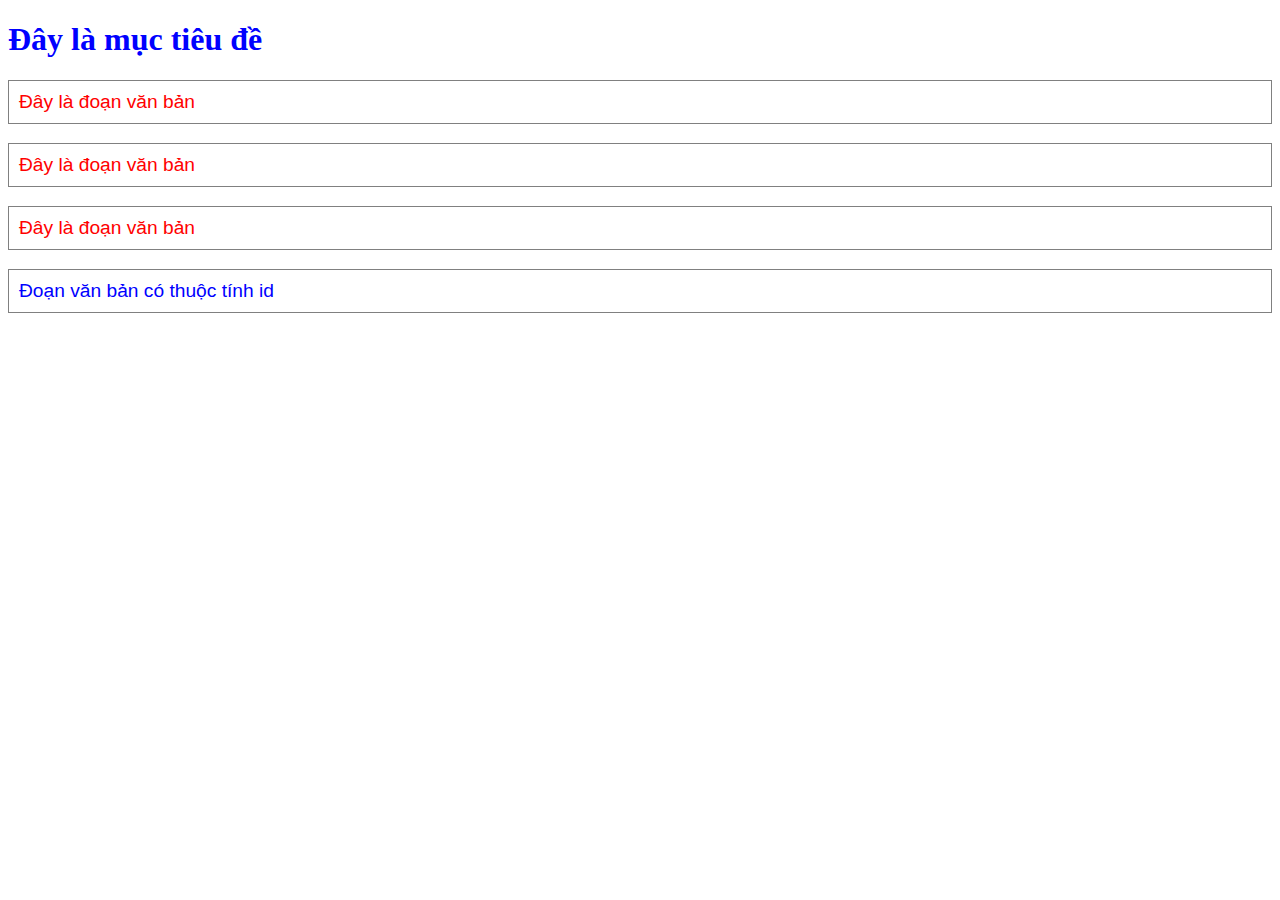
<file: ss6_css/thuc_hanh/index.html>
<!DOCTYPE html>
<html lang="en">
<head>
    <meta charset="UTF-8">
    <title>Title</title>
    <style>
        h1 {
            color: blue;
            font-family:Tahoma;
            font-size: 200%;
        }
        p {
            color: red;
            font-family: Arial;
            font-size: 120%;
            border: 1px solid grey;
            padding: 10px;
        }
        #element1 {
            color: blue;
        }
    </style>
</head>
<body>
<h1>Đây là mục tiêu đề</h1>
<p>Đây là đoạn văn bản</p>
<p>Đây là đoạn văn bản</p>
<p>Đây là đoạn văn bản</p>
<p id = 'element1'>Đoạn văn bản có thuộc tính id</p>
</body>
</html>
</file>
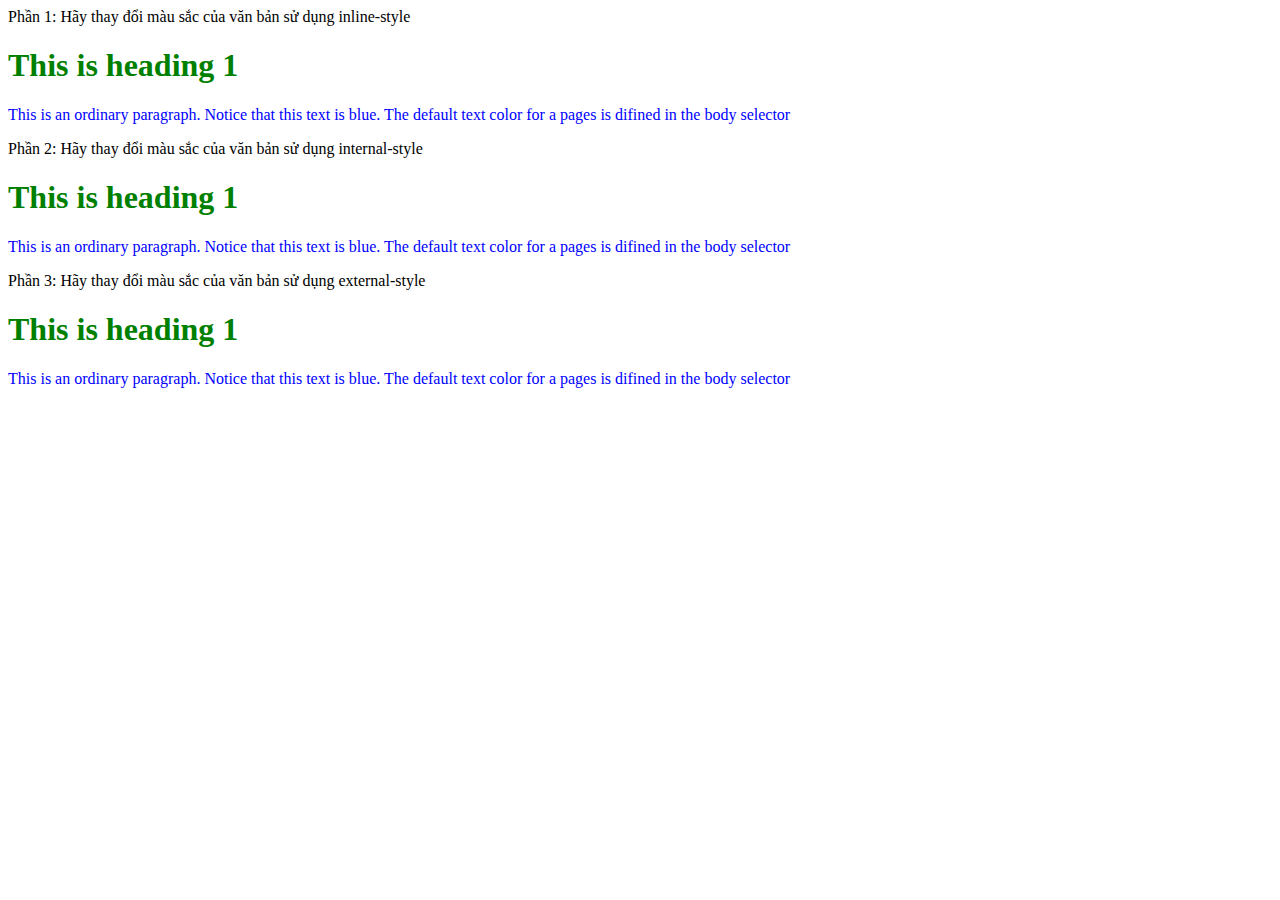
<file: ss6_css/bai_tap/bai_1_nhung_css_vao_trang_html/index.html>
<!DOCTYPE html>
<html lang="en">
<head>
    <meta charset="UTF-8">
    <title>Nhúng CSS vào trang HTML</title>
    <style>
        h1 {
            color: green;
        }
        p {
            color: blue;
        }
    </style>
    <link rel="stylesheet" href="styles.css">
</head>
<body>
<p1>Phần 1: Hãy thay đổi màu sắc của văn bản sử dụng inline-style</p1>
<h1 style="color:green">This is heading 1</h1>
<p style="color: blue">This is an ordinary paragraph. Notice that this text is blue. The default text color for a pages is difined in the body selector</p>
<p></p>
<p1>Phần 2: Hãy thay đổi màu sắc của văn bản sử dụng internal-style</p1>
<h1>This is heading 1</h1>
<p>This is an ordinary paragraph. Notice that this text is blue. The default text color for a pages is difined in the body selector</p>
<p></p>
<p1>Phần 3: Hãy thay đổi màu sắc của văn bản sử dụng external-style</p1>
<h1>This is heading 1</h1>
<p>This is an ordinary paragraph. Notice that this text is blue. The default text color for a pages is difined in the body selector</p>
</body>
</html>
</file>
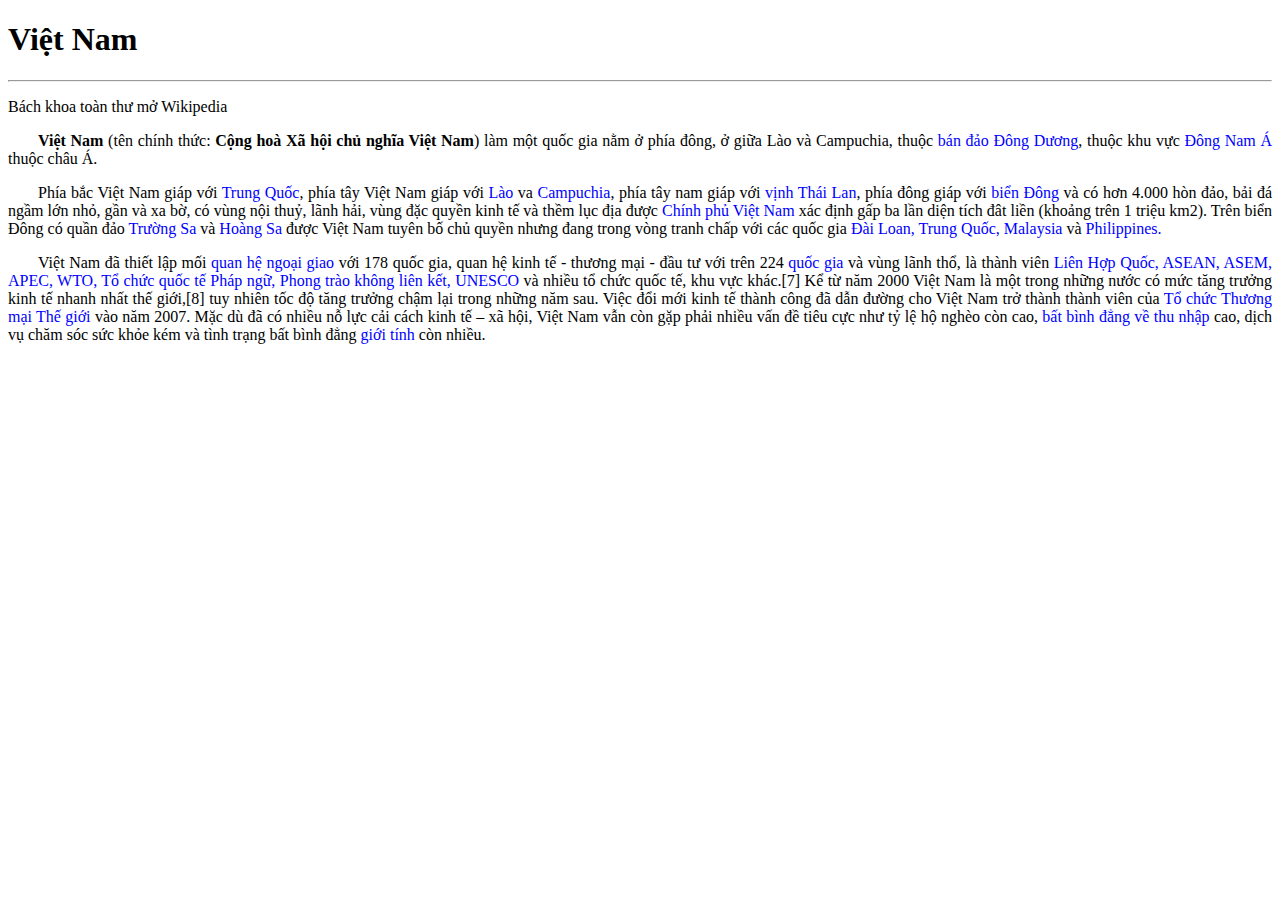
<file: ss6_css/bai_tap/bai_2_dinh_dang_van_ban_voi_css/index.html>
<!DOCTYPE html>
<html lang="en">
<head>
    <meta charset="UTF-8">
    <title>Định dạng văn bản với CSS</title>
    <style>
        h1 {
            color: black;
            font-size: 200%;
        }
        .inDam {
            font-weight: bold;
        }
        .xanh {
            color: blue;
        }
        .p2 {
            text-indent: 30px;
            text-align: justify;
        }
    </style>
</head>
<body>
<h1>Việt Nam</h1>
<hr>
<p class="p1">Bách khoa toàn thư mở Wikipedia</p>
<p class="p2"><span class="inDam">Việt Nam</span>  (tên chính thức: <span class="inDam">Cộng hoà Xã hội chủ nghĩa Việt Nam</span>) làm một quốc gia nằm ở phía đông, ở giữa Lào và Campuchia, thuộc <span class="xanh">bán đảo Đông Dương</span>, thuộc khu vực <span class="xanh">Đông Nam Á</span> thuộc châu Á.</p>
<p class="p2">Phía bắc Việt Nam giáp với <span class="xanh">Trung Quốc</span>, phía tây Việt Nam giáp với <span class="xanh">Lào</span> va <span class="xanh">Campuchia</span>, phía tây nam giáp với <span class="xanh">vịnh Thái Lan</span>, phía đông giáp với <span class="xanh">biển Đông</span> và có hơn 4.000 hòn đảo,
    bải đá ngầm lớn nhỏ, gần và xa bờ, có vùng nội thuỷ, lãnh hải, vùng đặc quyền kinh tế và thềm lục địa được <span class="xanh">Chính phủ Việt Nam</span> xác định gấp ba lần diện tích đât liền (khoảng trên 1 triệu km2).
    Trên biển Đông có quần đảo <span class="xanh">Trường Sa</span> và <span class="xanh">Hoàng Sa</span> được Việt Nam tuyên bố chủ quyền nhưng đang trong vòng tranh chấp với các quốc gia <span class="xanh">Đài Loan, Trung Quốc, Malaysia</span> và <span class="xanh">Philippines.</span></p>
<p class="p2">Việt Nam đã thiết lập mối <span class="xanh">quan hệ ngoại giao</span> với 178 quốc gia, quan hệ kinh tế - thương mại - đầu tư với trên 224 <span class="xanh">quốc gia</span> và vùng lãnh thổ, là thành viên <span class="xanh">Liên Hợp Quốc, ASEAN, ASEM, APEC, WTO,
    Tổ chức quốc tế Pháp ngữ, Phong trào không liên kết, UNESCO</span> và nhiều tổ chức quốc tế, khu vực khác.[7] Kể từ năm 2000 Việt Nam là một trong những nước có mức tăng trưởng kinh tế nhanh nhất thế giới,[8] tuy nhiên tốc độ tăng trưởng chậm lại trong những năm sau. Việc đổi mới kinh tế thành công đã
    dẫn đường cho Việt Nam trở thành thành viên của <span class="xanh">Tổ chức Thương mại Thế giới</span> vào năm 2007. Mặc dù đã có nhiều nỗ lực cải cách kinh tế – xã hội, Việt Nam vẫn còn gặp phải nhiều vấn đề tiêu cực như tỷ lệ hộ nghèo còn cao, <span class="xanh">bất bình đẳng về thu nhập</span> cao, dịch vụ chăm sóc sức khỏe kém và tình trạng bất bình đẳng <span class="xanh">giới tính</span> còn nhiều.</p>
</body>
</html>
</file>
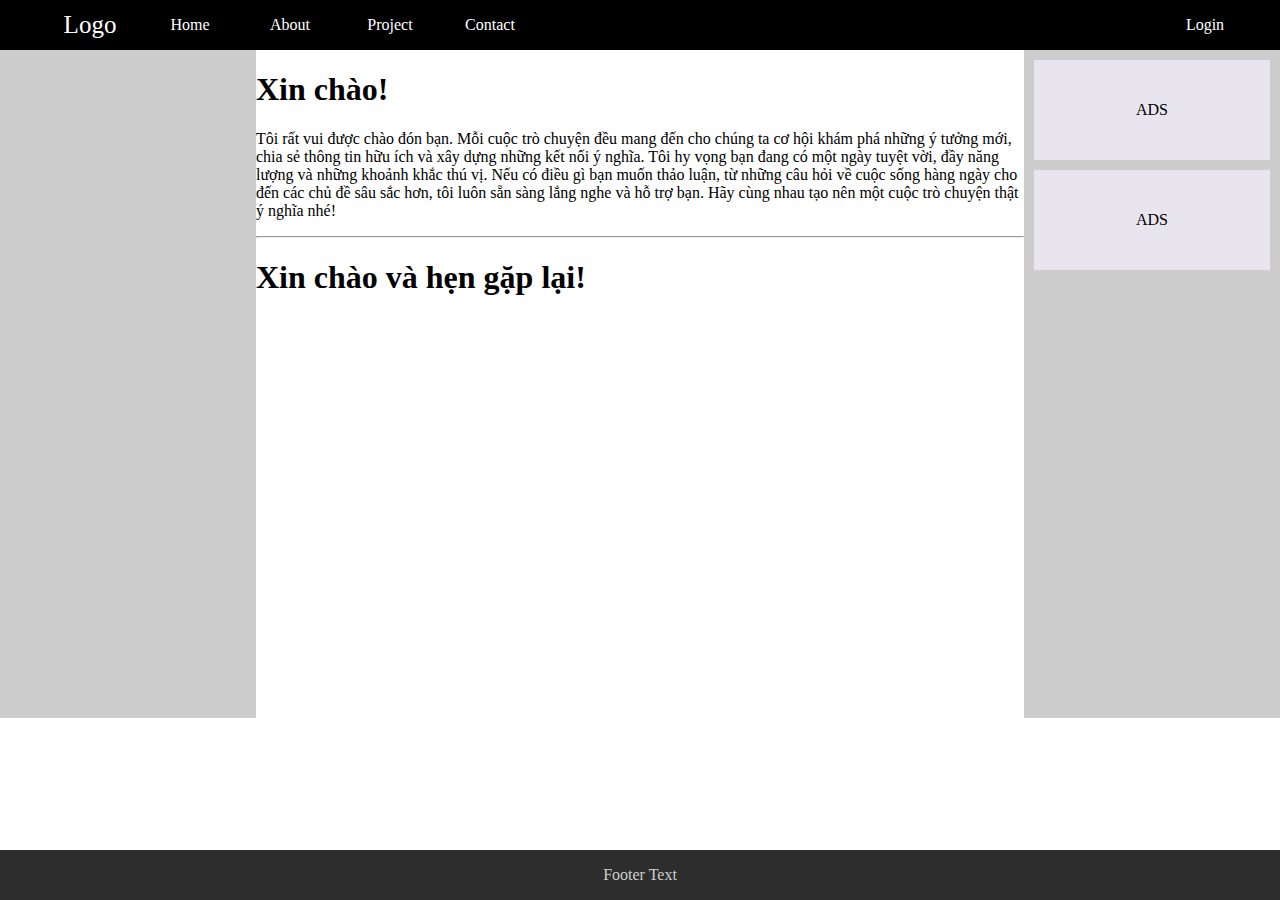
<file: ss7_thiet_ke_bo_cuc_trang_web/bai_tap/tao_layout_voi_rwd/index.html>
<!DOCTYPE html>
<html lang="en">
  <head>
    <meta charset="UTF-8" />
    <title>Tạo layout với RWD</title>
    <link rel="stylesheet" href="./style.css" />
  </head>
  <body>
    <div class="container">
      <div class="header">
        <ul>
          <li id="logo"><a href="#">Logo</a></li>
          <li>
            <a href="#">Home</a>
            <ul>
              <li><a href="#">Link1</a></li>
              <li><a href="#">Link2</a></li>
              <li><a href="#">Link3</a></li>
            </ul>
          </li>
          <li><a href="#">About</a></li>
          <li><a href="#">Project</a></li>
          <li><a href="#">Contact</a></li>
          <li id="login"><a href="#">Login</a></li>
        </ul>
      </div>
      <div class="main">
        <div class="container">
          <div class="w-20"></div>
          <div class="w-60">
            <div>
              <h1>Xin chào! </h1>
              <p>Tôi rất vui được chào đón bạn. Mỗi cuộc trò chuyện đều mang đến cho chúng ta cơ hội khám phá những ý tưởng mới, chia sẻ thông tin hữu ích và xây dựng những kết nối ý nghĩa. Tôi hy vọng bạn đang có một ngày tuyệt vời, đầy năng lượng và những khoảnh khắc thú vị. Nếu có điều gì bạn muốn thảo luận, từ những câu hỏi về cuộc sống hàng ngày cho đến các chủ đề sâu sắc hơn, tôi luôn sẵn sàng lắng nghe và hỗ trợ bạn. Hãy cùng nhau tạo nên một cuộc trò chuyện thật ý nghĩa nhé!</p>
            </div>
            <hr>
            <div>
              <h1>Xin chào và hẹn gặp lại!</h1>
            </div>
          </div>
          <div class="w-20">
            <div class="ads"><p>ADS</p></div>
            <div class="ads"><p>ADS</p></div>
          </div>
        </div>
      </div>
      <div class="footer">
        <p>Footer Text</p>
      </div>
    </div>
  </body>
</html>
</file>
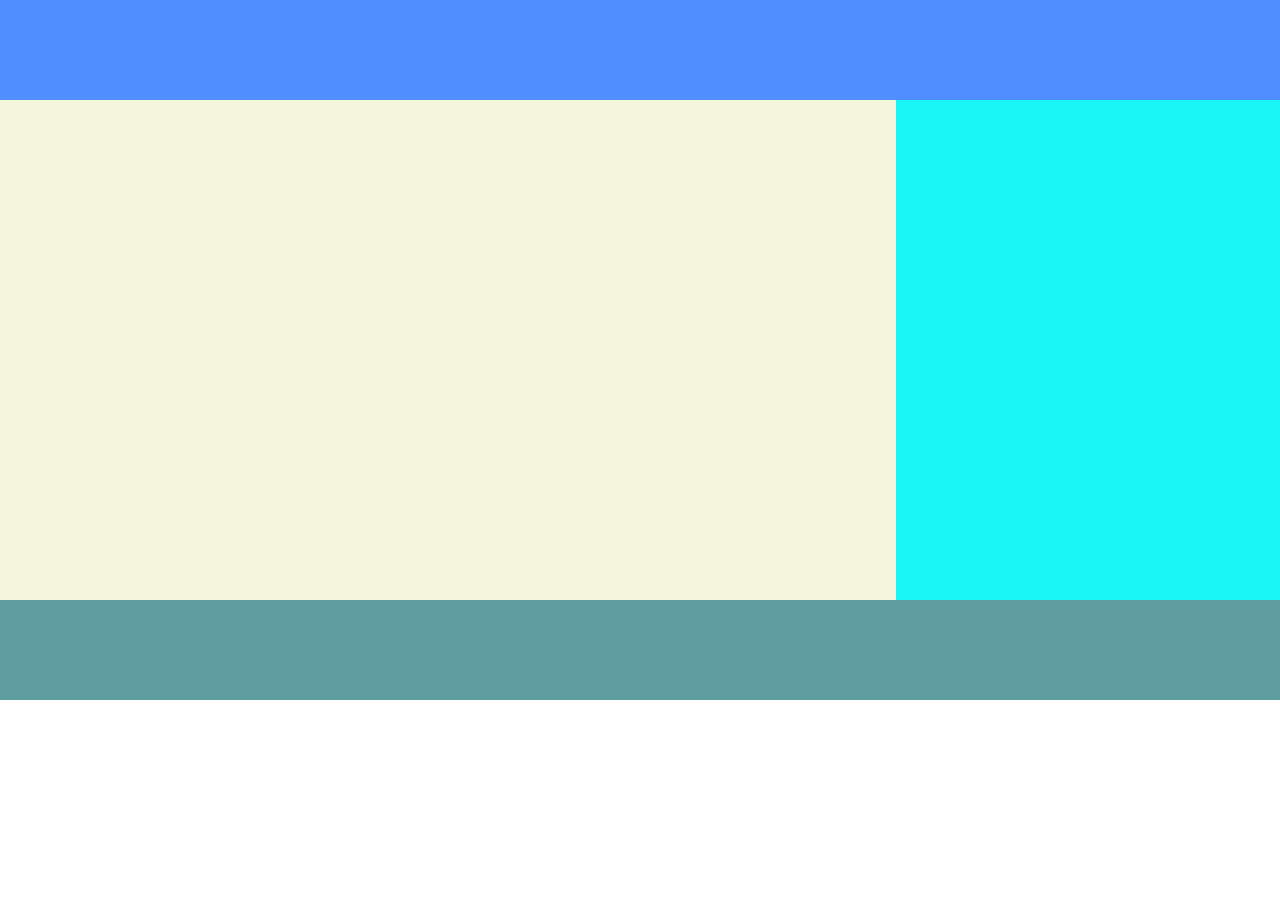
<file: ss7_thiet_ke_bo_cuc_trang_web/thuc_hanh/layout_voi_div_css/index.html>
<!DOCTYPE html>
<html lang="en">
<head>
    <meta charset="UTF-8">
    <title>Title</title>
    <link rel="stylesheet" href="style.css">
</head>
<body>
<div id="header">

</div>
<div id="main">

</div>
<div id="sidebar">

</div>
<div id="footer">

</div>
</body>
</html>
</file>
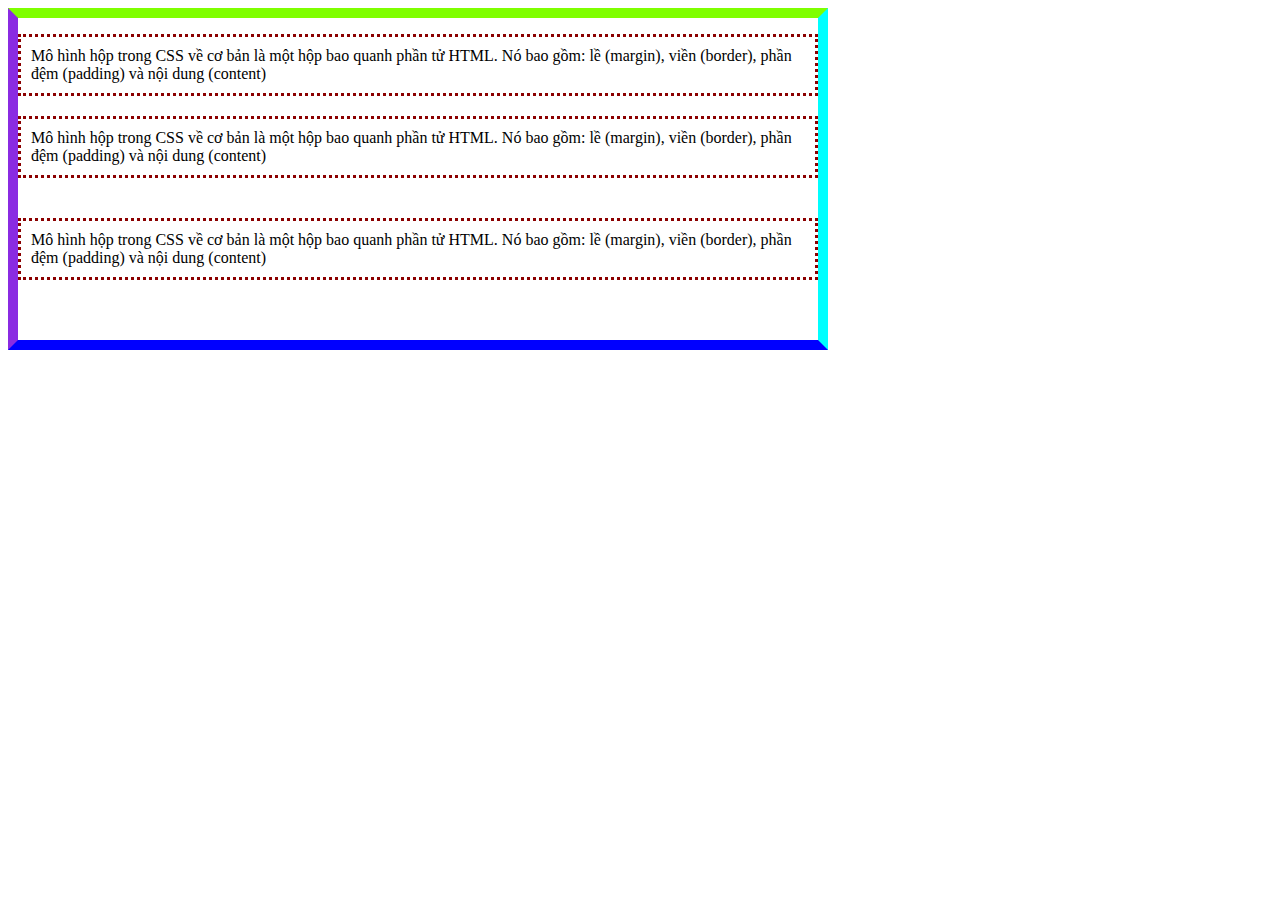
<file: ss7_thiet_ke_bo_cuc_trang_web/thuc_hanh/su_dung_box_model/index.html>
<!DOCTYPE html>
<html lang="en">
<head>
    <meta charset="UTF-8">
    <title>Sử dụng box model</title>
    <style>
        .box_model{
            margin: 0;
            width: 800px;
            border: 10px;
            border-color: chartreuse aqua blue blueviolet;
            border-style: solid;
        }
        .box_model p {
            border: 3px dotted darkred;
            padding: 10px;
        }
        #boxmodel1 {
            margin-bottom: 20px;
        }
        #boxmodel2 {
            margin-bottom: 40px;
        }
        #boxmodel3 {
            margin-bottom: 60px;
        }
    </style>
</head>
<body>
<div class="box_model">
    <p id="boxmodel1">Mô hình hộp trong CSS về cơ bản là một hộp bao quanh phần tử HTML.
        Nó bao gồm: lề (margin), viền (border), phần đệm (padding) và nội dung (content)</p>
    <p id="boxmodel2">Mô hình hộp trong CSS về cơ bản là một hộp bao quanh phần tử HTML.
        Nó bao gồm: lề (margin), viền (border), phần đệm (padding) và nội dung (content)</p>
    <p id="boxmodel3">Mô hình hộp trong CSS về cơ bản là một hộp bao quanh phần tử HTML.
        Nó bao gồm: lề (margin), viền (border), phần đệm (padding) và nội dung (content)</p>
</div>
</body>
</html>
</file>
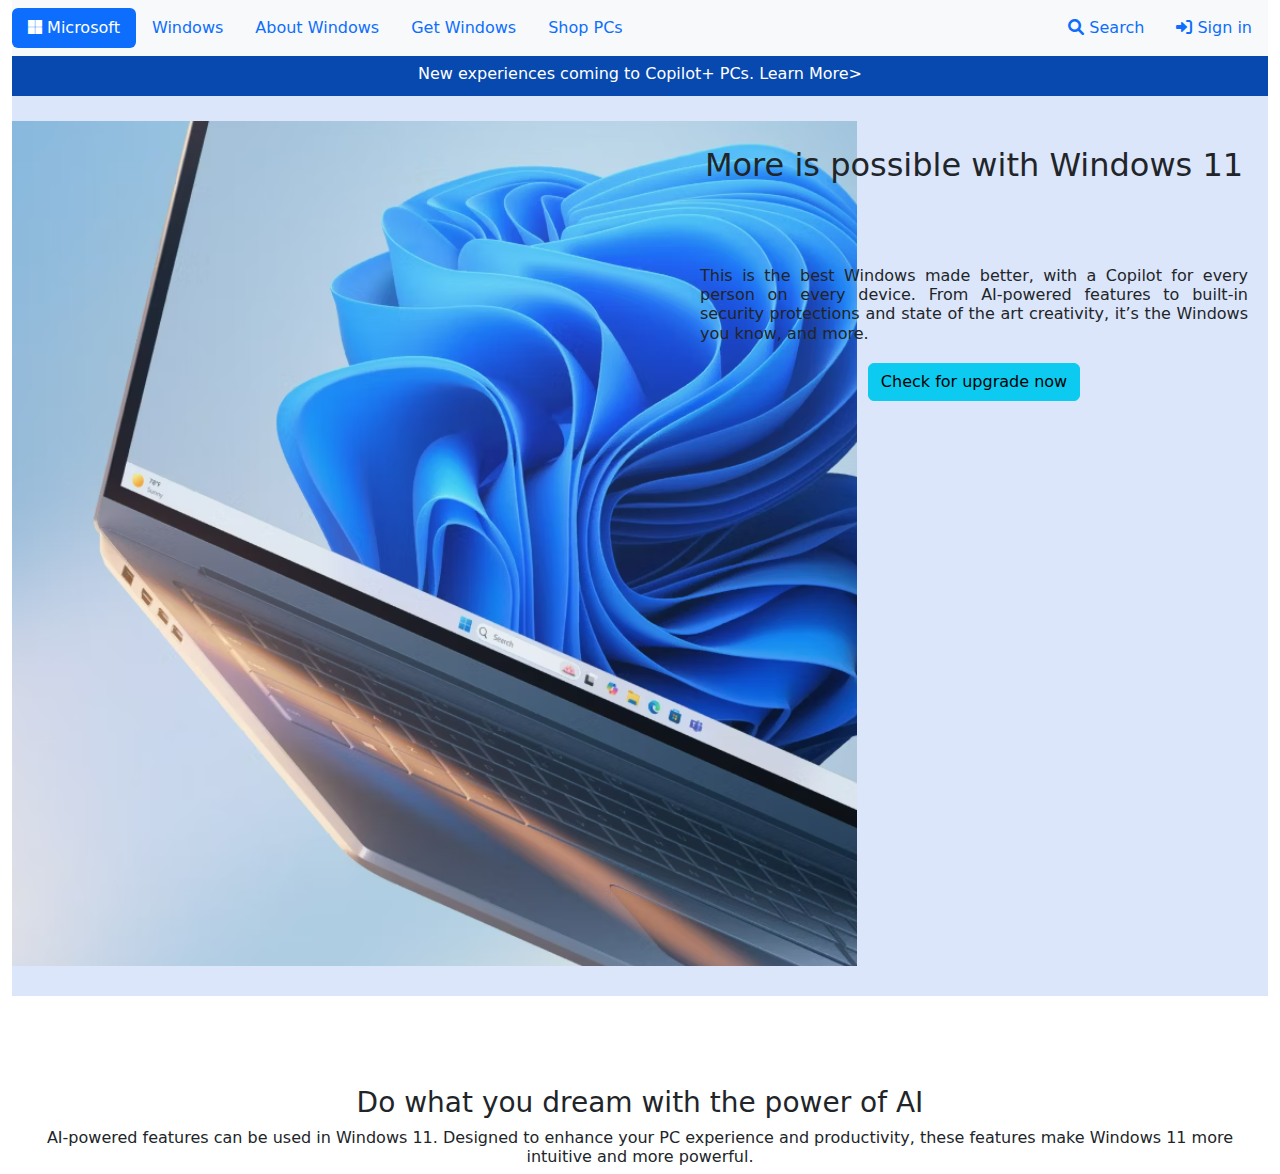
<file: ss8_bootstrap/bai_tap/xay_dung_landing_page/index.html>
<!DOCTYPE html>
<html lang="en">
<head>
    <meta charset="UTF-8">
    <title>Xây dựng Landing Page</title>
    <link rel="stylesheet" href="../../../bootstrap/bootstrap-5.2.3-dist/css/bootstrap.css">
    <script src="../../../bootstrap/bootstrap-5.2.3-dist/js/bootstrap.js"></script>
    <link rel="stylesheet" href="https://cdnjs.cloudflare.com/ajax/libs/font-awesome/6.0.0-beta3/css/all.min.css">
    <style>
        body{
            margin: 0;
        }

        .links {
            display: none;
        }

        /* Hiển thị liên kết khi di chuột vào tiêu đề */
        #about:hover .links {
            display: block;
        }

        /* Tùy chỉnh thêm để đẹp hơn */
        .links li {
            list-style-type: circle;
        }

        .links li a {
            color: blue;
            text-decoration: none;
        }

        .links li a:hover {
            text-decoration: underline;
        }
        .nav111{
            margin-top: 0px;
            background-color: #0749af;
            height: 40px;
            justify-content: center;
            text-align: center;
            padding-top: 6px;
            color: white;
        }
        .main{
            display: flex;
            height: 900px;
            background-color: #dce6fa;
        }
        #col2{
            text-align: center;
            padding: 50px 20px 100px 20px;
        }
        #h6 {
            padding: 20px;
            line-height: 1.8; /* Khoảng cách dòng */
            text-align: justify; /* Canh đều đoạn văn */
            max-width: 600px; /* Chiều rộng tối đa của đoạn văn */
            margin: 0 auto; /* Canh giữa */

        }
        #h6 h6 {
            font-size: 16px;
            margin: 0; /* Bỏ margin của h6 */
        }
        .footer{
            padding-top: 90px;
        }

    </style>
</head>
<body>
<div class="container-fluid">
    <div class="navbar navbar-expand-lg navbar-light bg-light">
        <ul class="nav nav-pills">
            <li class="nav-item">
                <a class="nav-link active" aria-current="page" href="#"><i class="fab fa-microsoft"></i> Microsoft</a>
            </li>
            <li class="nav-item">
                <a class="nav-link" href="#">Windows</a>
            </li>
            <li class="nav-item" id="about">
                <a class="nav-link" href="#">About Windows</a>
                <ul class="links">
                    <li><a href="#">Meet Windows 11</a></li>
                    <li><a href="#">Compare Windows 10 & 11</a></li>
                    <li><a href="#">Windows 11 security</a></li>
                </ul>
            </li>
            <li class="nav-item">
                <a class="nav-link" href="#">Get Windows</a>
            </li>
            <li class="nav-item">
                <a class="nav-link" href="#">Shop PCs</a>
            </li>
        </ul>

        <!-- Đặt ms-auto tại đây để đẩy các mục về phía phải -->
        <ul class="nav ms-auto">
            <li id="search" class="nav-item">
                <a class="nav-link" href="#"> <i class="fas fa-search"></i> Search</a>
            </li>
            <li id="login" class="nav-item">
                <a class="nav-link" href="#"><i class="fas fa-sign-in-alt"></i> Sign in</a>
            </li>
        </ul>
    </div>
    <div class="nav111"><p>
        New experiences coming to Copilot+ PCs. Learn More>
    </p></div>
    <div class="main"  >
        <div class="col-lg-6 col-md-6 col-sm-12" style="margin-top: 25px; margin-right: 20px" >
            <img src="img/img.png" alt="">
        </div>
        <div class="col-lg-6 col-md-6 col-sm-12" id="col2">
            <div class="c-heading-1 f-lean main-heading gradient-text" style="height: 100px" >
                <h2>More is possible with Windows 11</h2>
            </div>
            <div id="h6" >
                <h6>This is the best Windows made better, with a Copilot for every person on every device. From AI-powered features to built-in security protections and state of the art creativity, it’s the Windows you know, and more.</h6>
            </div>
            <div id="btn">
                <button type="button" class="btn btn-info">Check for upgrade now</button>
            </div>
        </div>
    </div>
    <div class="footer" style="text-align: center">
        <div><h3>Do what you dream with the power of AI</h3></div>
        <div><h6>AI-powered features can be used in Windows 11. Designed to enhance your PC experience and productivity, these features make Windows 11 more intuitive and more powerful.</h6></div>
    </div>
</div>
</body>
</html>
</file>
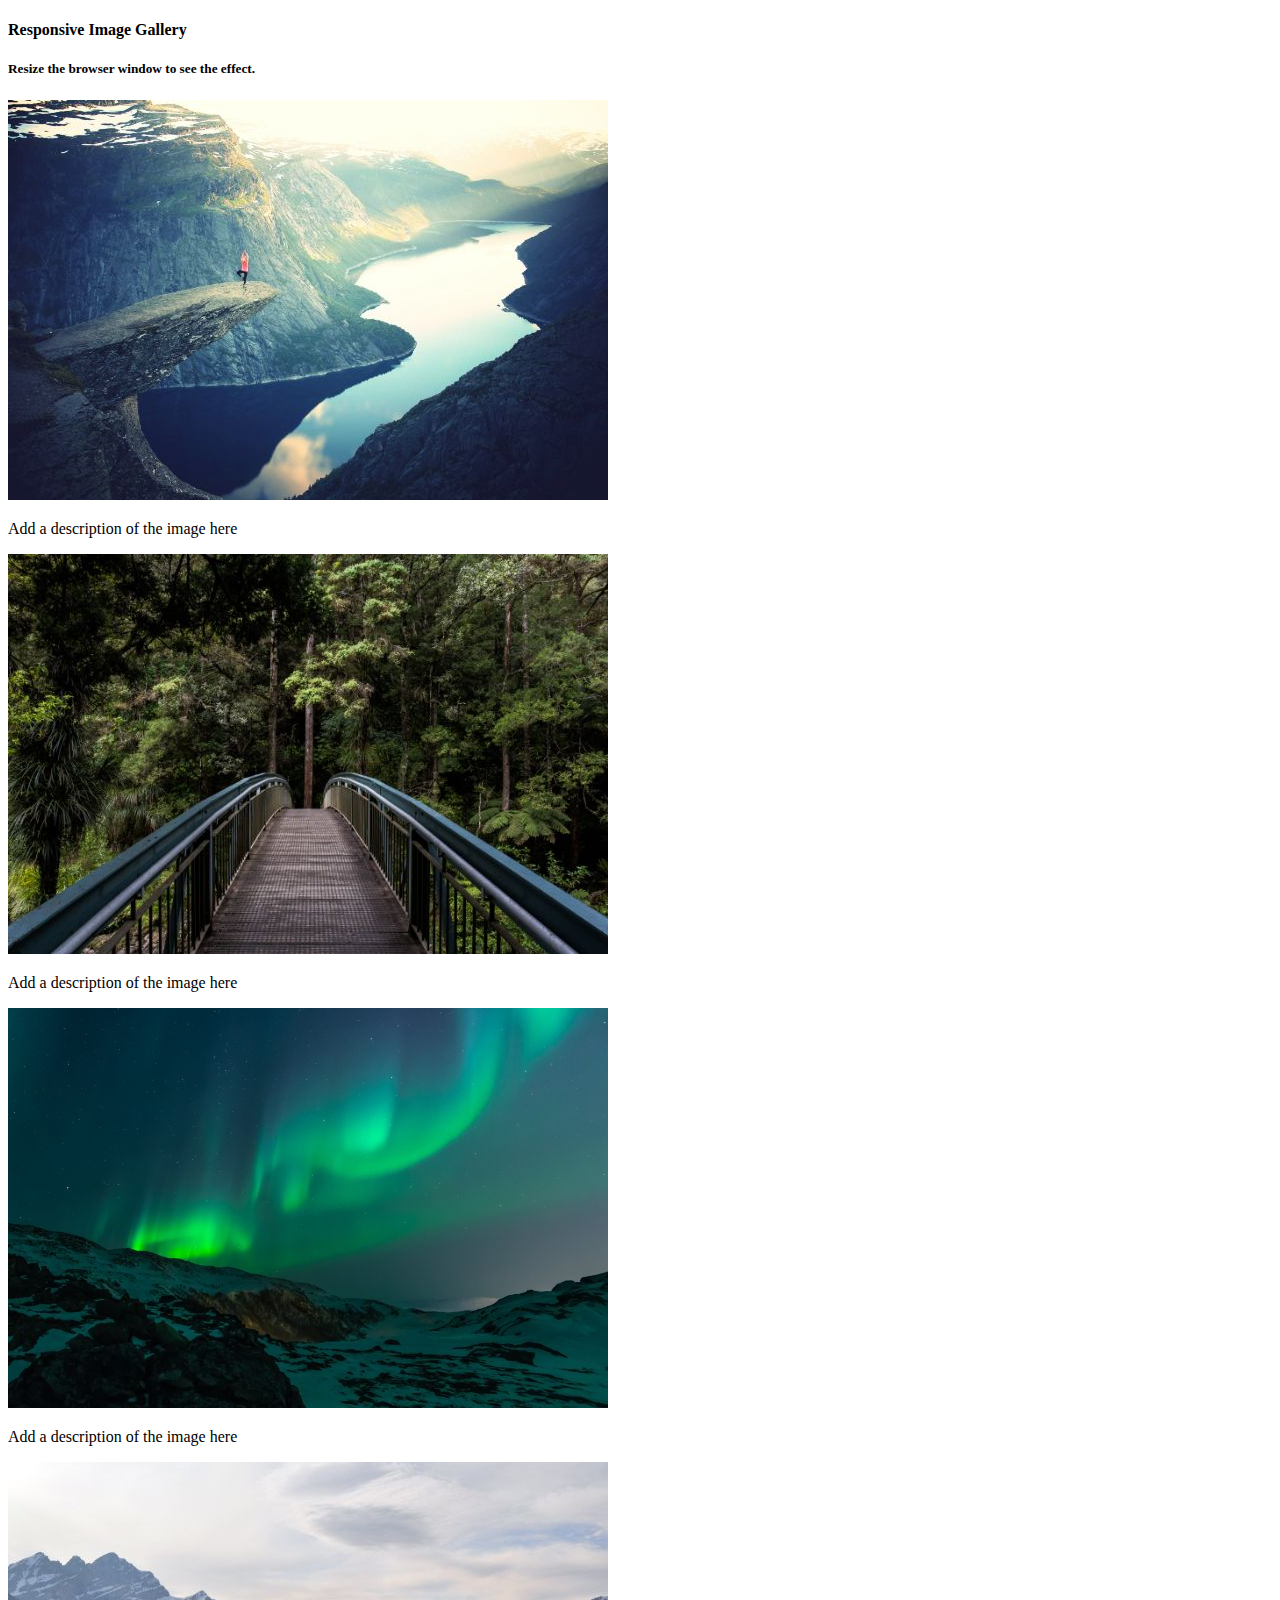
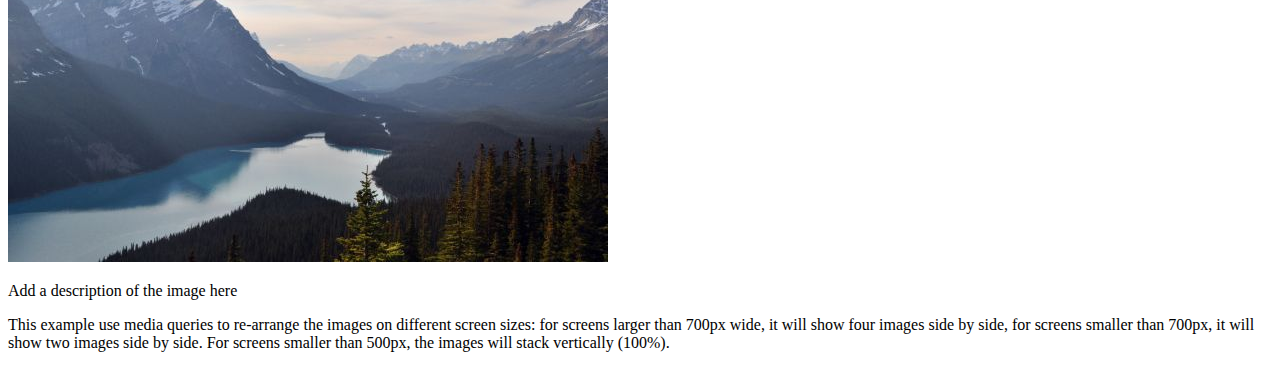
<file: ss8_bootstrap/bai_tap/tao_gallery_don_gian_su_dung_bootstrap/img/index.html>
<!DOCTYPE html>
<html lang="en">
<head>
    <meta charset="UTF-8">
    <title> Tạo gallery đơn giản sử dụng Bootstrap</title>
    <link href="https://cdn.jsdelivr.net/npm/bootstrap@5.2.3/dist/css/bootstrap.min.css" rel="stylesheet" integrity="sha384-rbsA2VBKQhggwzxH7pPCaAqO46MgnOM80zW1RWuH61DGLwZJEdK2Kadq2F9CUG65" crossorigin="anonymous">

</head>
<body>
<h4>Responsive Image Gallery</h4>
<h5>Resize the browser window to see the effect.</h5>
<div class="container d-flex flex-wrap">
    <div class="col-lg-3 col-md-6 col-sm-12" >
        <div class="card" style="width: 18rem;">
            <img src="img_fjords.jpg" class="card-img-top" alt="...">
            <div class="card-body">
                <p class="card-text">Add a description of the image here</p>
            </div>
        </div>
    </div>
    <div class="col-lg-3 col-md-6 col-sm-12">
        <div class="card" style="width: 18rem;">
            <img src="2.jpg" class="card-img-top" alt="...">
            <div class="card-body">
                <p class="card-text">Add a description of the image here</p>
            </div>
        </div>
    </div>
    <div class="col-lg-3 col-md-6 col-sm-12">
        <div class="card" style="width: 18rem;">
            <img src="3.jpg" class="card-img-top" alt="...">
            <div class="card-body">
                <p class="card-text">Add a description of the image here</p>
            </div>
        </div>
    </div>
    <div class="col-lg-3 col-md-6 col-sm-12">
        <div class="card" style="width: 18rem;">
            <img src="4.jpg" class="card-img-top" alt="...">
            <div class="card-body">
                <p class="card-text">Add a description of the image here</p>
            </div>
        </div>
    </div>
</div>
<div>
    <p>This example use media queries to re-arrange the images on different screen sizes: for screens larger than 700px wide, it will show four images side by side, for screens smaller than 700px, it will show two images side by side. For screens smaller than 500px, the images will stack vertically (100%).</p>
</div>


<script src="https://cdn.jsdelivr.net/npm/bootstrap@5.2.3/dist/js/bootstrap.bundle.min.js" integrity="sha384-kenU1KFdBIe4zVF0s0G1M5b4hcpxyD9F7jL+jjXkk+Q2h455rYXK/7HAuoJl+0I4" crossorigin="anonymous"></script>
</body>
</html>
</file>
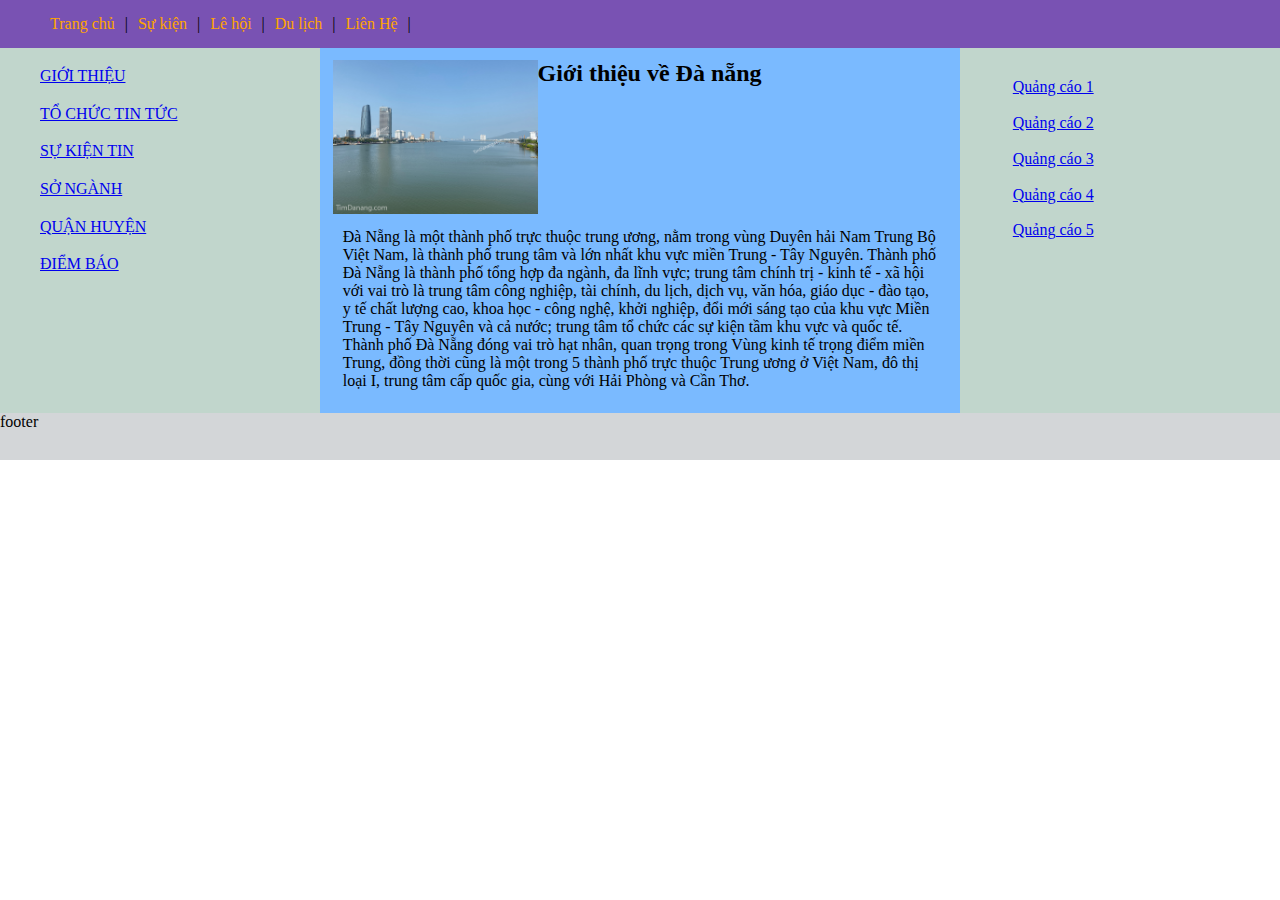
<file: demo_css/demo.html>
<!DOCTYPE html>
<html lang="en">
<head>
    <meta charset="UTF-8">
    <title>Title</title>
    <link rel="stylesheet" href="mycss.css">

</head>
<body>
<div class="container">
    <div class="row header">
        <ul>
            <li>Trang chủ</li>
            |
            <li>Sự kiện</li>
            |
            <li>Lê hội</li>
            |
            <li>Du lịch</li>
            |
            <li>Liên Hệ</li>
            |
        </ul>
    </div>
    <div class="row">
        <div class="left col-s-12 col-m-3 col-l-3">
            <ul>
                <li><a href="#">GIỚI THIỆU</a></li>
                <li><a href="#">TỔ CHỨC TIN TỨC</a></li>
                <li><a href="#">SỰ KIỆN TIN</a></li>
                <li><a href="#">SỞ NGÀNH</a></li>
                <li><a href="#">QUẬN HUYỆN</a></li>
                <li><a href="#">ĐIỂM BÁO</a></li>
            </ul>
        </div>
        <div class="center col-s-12 col-m-9 col-l-6">
            <div class="row">
                <div class=" col-s-12 col-l-4">

                    <img src="danang.jpg" style="width: 100%"/></div>
                <div class=" col-s-12 col-l-8">
                 <h2>Giới thiệu về Đà nẵng</h2>
                </div>
            </div>
            <div class="row">
                <p style="padding: 10px">
                    Đà Nẵng là một thành phố trực thuộc trung ương, nằm trong vùng Duyên hải Nam Trung Bộ Việt Nam,
                    là thành phố trung tâm và lớn nhất khu vực miền Trung - Tây Nguyên.
                    Thành phố Đà Nẵng là thành phố tổng hợp đa ngành, đa lĩnh vực;
                    trung tâm chính trị - kinh tế - xã hội với vai trò là trung tâm công nghiệp, tài chính, du lịch,
                    dịch vụ, văn hóa, giáo dục - đào tạo, y tế chất lượng cao, khoa học - công nghệ, khởi nghiệp,
                    đổi mới sáng tạo của khu vực Miền Trung - Tây Nguyên và cả nước;
                    trung tâm tổ chức các sự kiện tầm khu vực và quốc tế. Thành phố Đà Nẵng đóng vai trò hạt nhân,
                    quan trọng trong Vùng kinh tế trọng điểm miền Trung, đồng thời cũng là một trong 5 thành phố trực
                    thuộc
                    Trung ương
                    ở Việt Nam, đô thị loại I, trung tâm cấp quốc gia, cùng với Hải Phòng và Cần Thơ.
                </p>
            </div>
        </div>
        <div class="right col-s-12 col-m-12 col-l-3">
            <ul>
                <li><a href="#">Quảng cáo 1</a></li>
                <li><a href="#">Quảng cáo 2</a></li>
                <li><a href="#">Quảng cáo 3</a></li>
                <li><a href="#">Quảng cáo 4</a></li>
                <li><a href="#">Quảng cáo 5</a></li>
            </ul>
        </div>
    </div>
    <div class="row footer">
        footer
    </div>

</div>
</body>
</html>
</file>
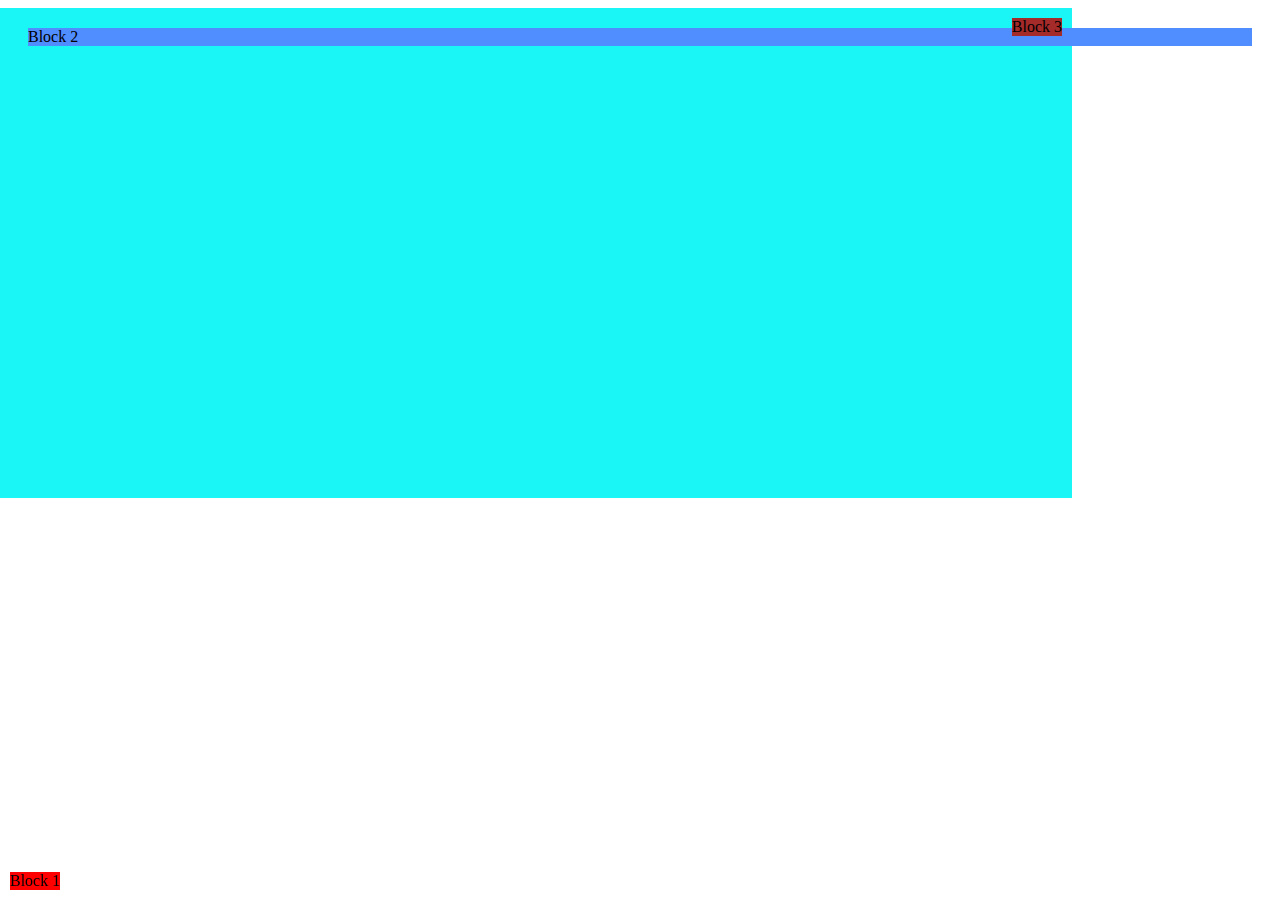
<file: ss6_css/thuc_hanh/test.html>
<!DOCTYPE html>
<html lang="en">
<head>
    <meta charset="UTF-8">
    <title>Title</title>
    <style>
        .tong {
            background-color: #1af6f6;
            height: 50vh;
            padding: 20px;
            position: relative;
            right: 200px;

        }
        .block1 {
            background-color: red;
            position: fixed;
            left: 10px;
            bottom: 10px;
        }
        .block2 {
            background-color: #508dff;
            position: relative;
            left: 200px;
        }
        .block3 {
            background-color: brown;
            position: absolute;
            top: 10px;
            right: 10px;
        }
    </style>
</head>
<body>
<div class="tong">
    <div class="block1">Block 1</div>
    <div class="block2">Block 2</div>
    <div class="block3">Block 3</div>
</div>
</body>
</html>
</file>
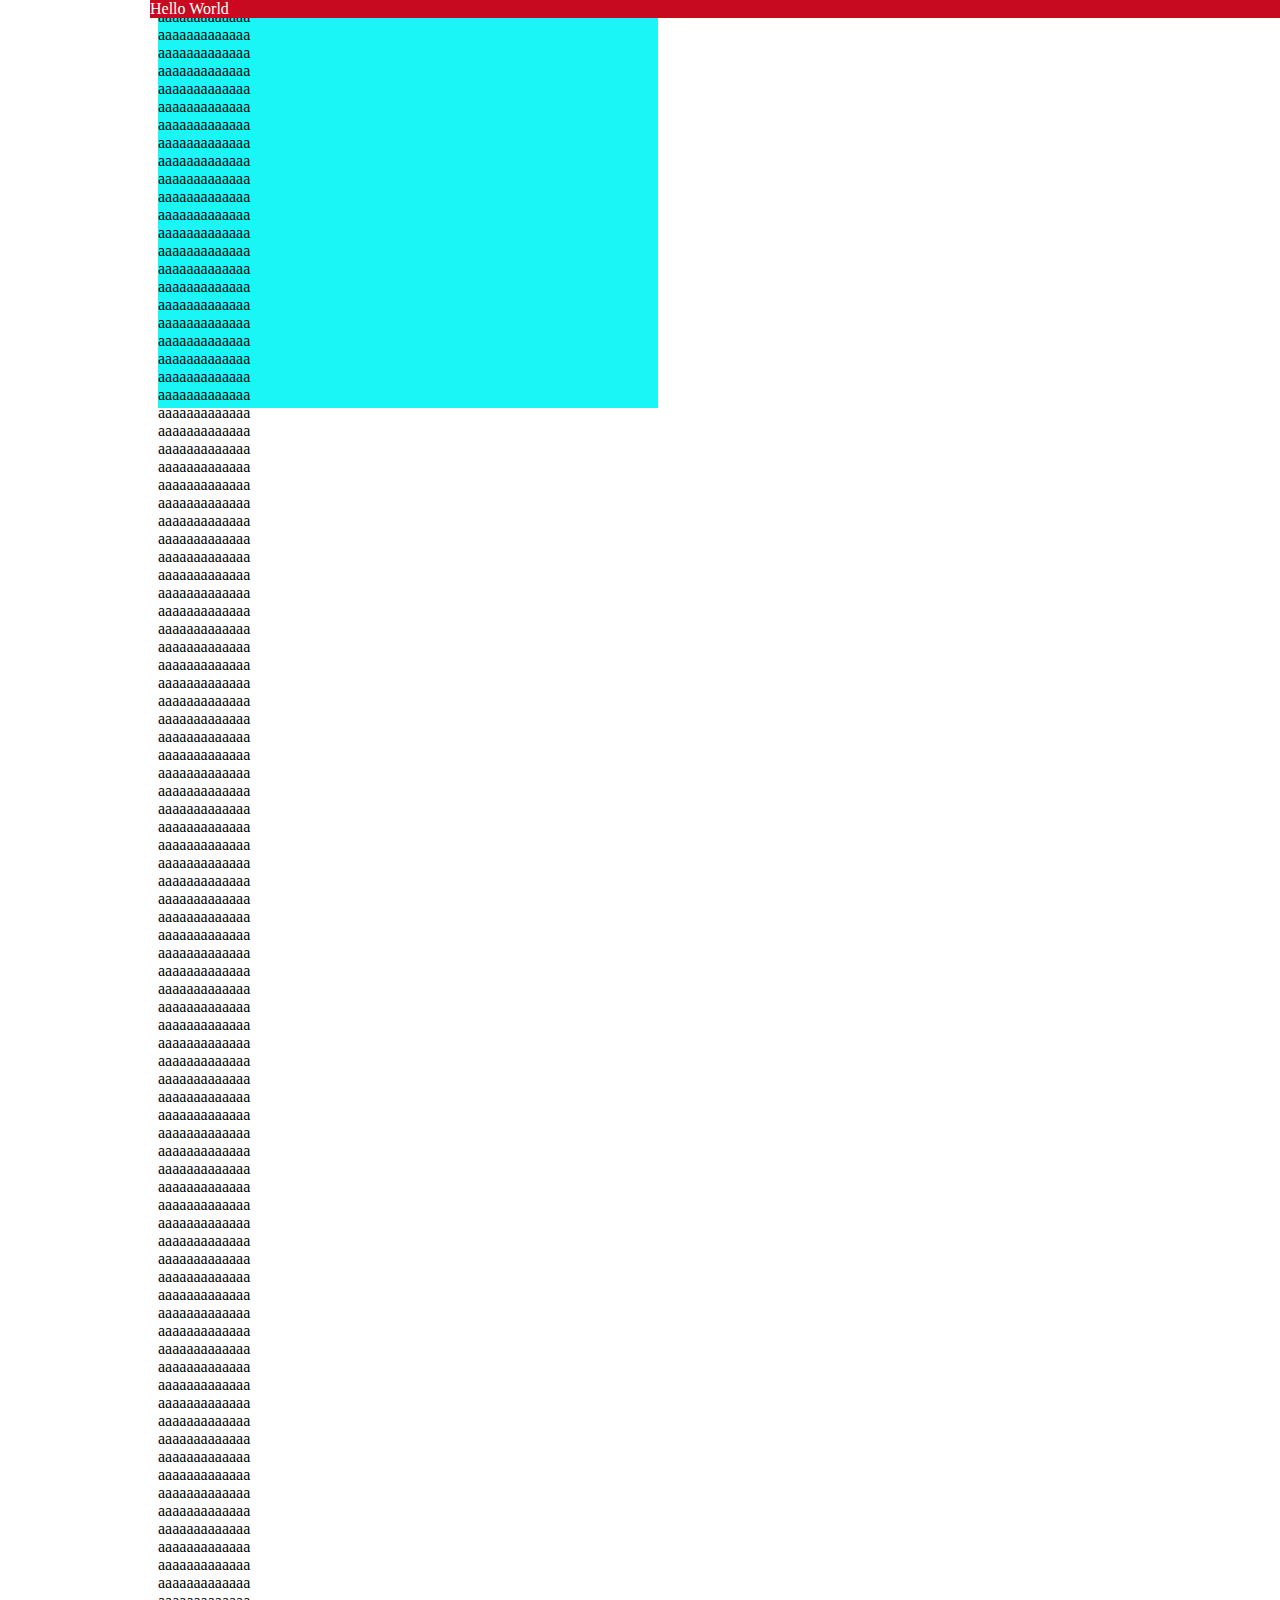
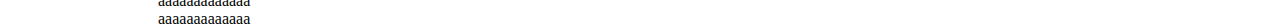
<file: ss7_thiet_ke_bo_cuc_trang_web/thuc_hanh/test_box_model/su_dung_box_model.html>
<!DOCTYPE html>
<html lang="en">
<head>
    <meta charset="UTF-8">
    <title>Sử dụng box model</title>
    <style>
        .all {
            width: 500px;
            height: 400px;
            background-color: #1af6f6;
            left: 150px;
            position: relative;

        }
        .box {

            background-color: #c80a20;
            width: 100%;
            left: 150px;
            top: 0px;
            color: white;
            position: fixed;
            display: inline;
        }
    </style>
</head>
<body>
<div class="all">
    <div class="box">Hello World</div>
    <div>aaaaaaaaaaaaa</div>
    <div>aaaaaaaaaaaaa</div>
    <div>aaaaaaaaaaaaa</div>
    <div>aaaaaaaaaaaaa</div>
    <div>aaaaaaaaaaaaa</div>
    <div>aaaaaaaaaaaaa</div>
    <div>aaaaaaaaaaaaa</div>
    <div>aaaaaaaaaaaaa</div>
    <div>aaaaaaaaaaaaa</div>
    <div>aaaaaaaaaaaaa</div>
    <div>aaaaaaaaaaaaa</div>
    <div>aaaaaaaaaaaaa</div>
    <div>aaaaaaaaaaaaa</div>
    <div>aaaaaaaaaaaaa</div>
    <div>aaaaaaaaaaaaa</div>
    <div>aaaaaaaaaaaaa</div>
    <div>aaaaaaaaaaaaa</div>
    <div>aaaaaaaaaaaaa</div>
    <div>aaaaaaaaaaaaa</div>
    <div>aaaaaaaaaaaaa</div>
    <div>aaaaaaaaaaaaa</div>
    <div>aaaaaaaaaaaaa</div>
    <div>aaaaaaaaaaaaa</div>
    <div>aaaaaaaaaaaaa</div>
    <div>aaaaaaaaaaaaa</div>
    <div>aaaaaaaaaaaaa</div>
    <div>aaaaaaaaaaaaa</div>
    <div>aaaaaaaaaaaaa</div>
    <div>aaaaaaaaaaaaa</div>
    <div>aaaaaaaaaaaaa</div><div>aaaaaaaaaaaaa</div>
    <div>aaaaaaaaaaaaa</div>
    <div>aaaaaaaaaaaaa</div>
    <div>aaaaaaaaaaaaa</div>
    <div>aaaaaaaaaaaaa</div>
    <div>aaaaaaaaaaaaa</div>
    <div>aaaaaaaaaaaaa</div>
    <div>aaaaaaaaaaaaa</div>
    <div>aaaaaaaaaaaaa</div>
    <div>aaaaaaaaaaaaa</div><div>aaaaaaaaaaaaa</div>
    <div>aaaaaaaaaaaaa</div>
    <div>aaaaaaaaaaaaa</div>
    <div>aaaaaaaaaaaaa</div>
    <div>aaaaaaaaaaaaa</div>
    <div>aaaaaaaaaaaaa</div>
    <div>aaaaaaaaaaaaa</div>
    <div>aaaaaaaaaaaaa</div>
    <div>aaaaaaaaaaaaa</div>
    <div>aaaaaaaaaaaaa</div><div>aaaaaaaaaaaaa</div>
    <div>aaaaaaaaaaaaa</div>
    <div>aaaaaaaaaaaaa</div>
    <div>aaaaaaaaaaaaa</div>
    <div>aaaaaaaaaaaaa</div>
    <div>aaaaaaaaaaaaa</div>
    <div>aaaaaaaaaaaaa</div>
    <div>aaaaaaaaaaaaa</div>
    <div>aaaaaaaaaaaaa</div>
    <div>aaaaaaaaaaaaa</div><div>aaaaaaaaaaaaa</div>
    <div>aaaaaaaaaaaaa</div>
    <div>aaaaaaaaaaaaa</div>
    <div>aaaaaaaaaaaaa</div>
    <div>aaaaaaaaaaaaa</div>
    <div>aaaaaaaaaaaaa</div>
    <div>aaaaaaaaaaaaa</div>
    <div>aaaaaaaaaaaaa</div>
    <div>aaaaaaaaaaaaa</div>
    <div>aaaaaaaaaaaaa</div><div>aaaaaaaaaaaaa</div>
    <div>aaaaaaaaaaaaa</div>
    <div>aaaaaaaaaaaaa</div>
    <div>aaaaaaaaaaaaa</div>
    <div>aaaaaaaaaaaaa</div>
    <div>aaaaaaaaaaaaa</div>
    <div>aaaaaaaaaaaaa</div>
    <div>aaaaaaaaaaaaa</div>
    <div>aaaaaaaaaaaaa</div>
    <div>aaaaaaaaaaaaa</div><div>aaaaaaaaaaaaa</div>
    <div>aaaaaaaaaaaaa</div>
    <div>aaaaaaaaaaaaa</div>
    <div>aaaaaaaaaaaaa</div>
    <div>aaaaaaaaaaaaa</div>
    <div>aaaaaaaaaaaaa</div>
    <div>aaaaaaaaaaaaa</div>
    <div>aaaaaaaaaaaaa</div>
    <div>aaaaaaaaaaaaa</div>
    <div>aaaaaaaaaaaaa</div>
</div>
</body>
</html>
</file>
<file: ss6_css/bai_tap/bai_1_nhung_css_vao_trang_html/styles.css>
h1{
    color: green;
}
p{
    color: blue;
}
</file>
<file: ss7_thiet_ke_bo_cuc_trang_web/bai_tap/tao_layout_voi_rwd/style.css>
body {
    margin: 0;
}
.container {
    display: flex;
}

.header {
    display: flex;
    width: 100%;
    background-color: black;
    height: 50px;
    position: fixed;
    top: 0;
    color: #cdcdcd;
    margin: 0;
    align-items: center;
}

.header ul li {
    padding: 0;
    margin: 0;
}

.header li {
    position: relative;
    float: left;
    list-style: none;
    margin: 0;
    padding: 0;
}

.header li a {
    width: 100px;
    height: 30px;
    display: block;
    text-decoration: none;
    text-align: center;
    line-height: 30px;
    background-color: black;
    color: white;
}

.header ul ul li a {
    width: 200px;
    text-align: left;
    padding-left: 10px;
}

.header li a:hover {
    background-color: #1546e3;
}

.header ul ul {
    position: absolute;
    top: 30px;
    left: 15px;
    visibility: hidden;
}

.header ul li:hover ul {
    visibility: visible;
}

#login {
    position: absolute;
    right: 25px;
    margin-right: 0;
}

#logo {
    font-size: 25px;
}

.footer {
    display: flex;
    width: 100%;
    background-color: #2e2d2d;
    height: 50px;
    position: fixed;
    border-bottom: 0;
    bottom: 0;
    color: #cdcdcd;
    justify-content: center;
}

.main {
    margin-top: 50px;
    width: 100%;
}

.w-60 {
    width: 60%;
}

.w-20 {
    width: 20%;
    height: 668px;
    background-color: #CDCDCD;
    align-items: center;
    justify-content: center;

}
.ads{
    display: flex;
    align-items: center;
    justify-content: center;
    height: 100px;
    background-color: #e9e5ef;
    margin: 10px;
}
</file>
<file: ss7_thiet_ke_bo_cuc_trang_web/thuc_hanh/layout_voi_div_css/style.css>
body {
    margin: 0;
}
#header {
    height: 100px;
    width: 100%;
    background: #508dff;
}
#main {
    height: 500px;
    width: 70%;
    background: beige;
    float: left;
}

#sidebar {
    height: 500px;
    width: 30%;
    float: left;
    background: #1af6f6;
}
#footer {
    height: 100px;
    width: 100%;
    background: cadetblue;
    clear: both;
}
</file>
<file: demo_css/mycss.css>
.container{
    height: 595px;
}
.header{
    justify-content: space-between;
    background:#7952b3;
    height: 8%;
}
.main{
    min-height: 84%;
}
.footer{
    background:#d3d6d8;
    height: 8%;
}
.navbar{
    position: fixed;
}
.left{
    background:#c1d6cc;
}
.right{
    background: #c1d6cc;
    padding: 1%;
}
.center{
    background: #7abaff;
    padding: 1%;
}
*{
    margin: 0px;
    box-sizing: border-box;
}
ul{
    list-style: none;
}
.header ul{
    display: flex;
    align-items: center;
}
.header ul li {
    color: orange;
    margin-left: 10px;
    margin-right: 10px;
}
.left ul li{
    margin-top: 7%;
}
.right ul li{
    margin-top: 7%;
}
.row{
 display: flex; /* nổi lên trên một dòng*/
 flex-wrap: wrap; /*rớt xuống nếu không đủ chiều rộng*/
}
@media only screen and (max-width:740px ){
    .col-s-1 {width: 8.33333%;}
    .col-s-2 {width: 16.66667%;}
    .col-s-3 {width: 25%;}
    .col-s-4 {width: 33.33333%;}
    .col-s-5 {width: 41.66667%;}
    .col-s-6 {width: 50%;}
    .col-s-7 {width: 58.33333%;}
    .col-s-8 {width: 66.66667%;}
    .col-s-9 {width: 75%;}
    .col-s-10 {width: 83.33333%;}
    .col-s-11 {width: 91.66667%;}
    .col-s-12 {width: 100%;}
    /*tăng kích thước font cho dễ đọc*/
    .left li{
        font-size: 40px;
        text-align: center;
        color: white;
    }
    .right li a{
        font-size: 40px;
        text-align: center;
        color: red;
    }
    p{
        font-size: 35px;
        color: darkblue;
        margin: 5px;
    }
    .title{
        font-size: 55px;
        color: red;
    }
    /*Ẩn phần list*/

    /*.header ul{*/
    /*    display: none;*/
    /*}*/
    /*!*Hiện thị dropdown*!*/
    /*.header select{*/
    /*    height: 32px;*/
    /*    display: inline;*/
    /*}*/
}
/*Màn hinh laptop và máy tính bảng*/
@media only screen and (min-width:741px)and (max-width:1240px){
    .col-m-1 {width: 8.33333%;}
    .col-m-2 {width: 16.66667%;}
    .col-m-3 {width: 25%;}
    .col-m-4 {width: 33.33333%;}
    .col-m-5 {width: 41.66667%;}
    .col-m-6 {width: 50%;}
    .col-m-7 {width: 58.33333%;}
    .col-m-8 {width: 66.66667%;}
    .col-m-9 {width: 75%;}
    .col-m-10 {width: 83.33333%;}
    .col-m-11 {width: 91.66667%;}
    .col-m-12 {width: 100%;}

    /*.header ul{*/
    /*    display: block;*/
    /*}*/
    /*.header select{*/
    /*    display: none;*/
    /*}*/

}

@media only screen and (min-width:1241px){
    .col-l-1 {width: 8.33333%;}
    .col-l-2 {width: 16.66667%;}
    .col-l-3 {width: 25%;}
    .col-l-4 {width: 33.33333%;}
    .col-l-5 {width: 41.66667%;}
    .col-l-6 {width: 50%;}
    .col-l-7 {width: 58.33333%;}
    .col-l-8 {width: 66.66667%;}
    .col-l-9 {width: 75%;}
    .col-l-10 {width: 83.33333%;}
    .col-l-11 {width: 91.66667%;}
    .col-l-12 {width: 100%;}

    /*.header ul{*/
    /*    display: block;*/
    /*}*/
    /*.header select{*/
    /*    display: none;*/
    /*}*/
}
</file>
